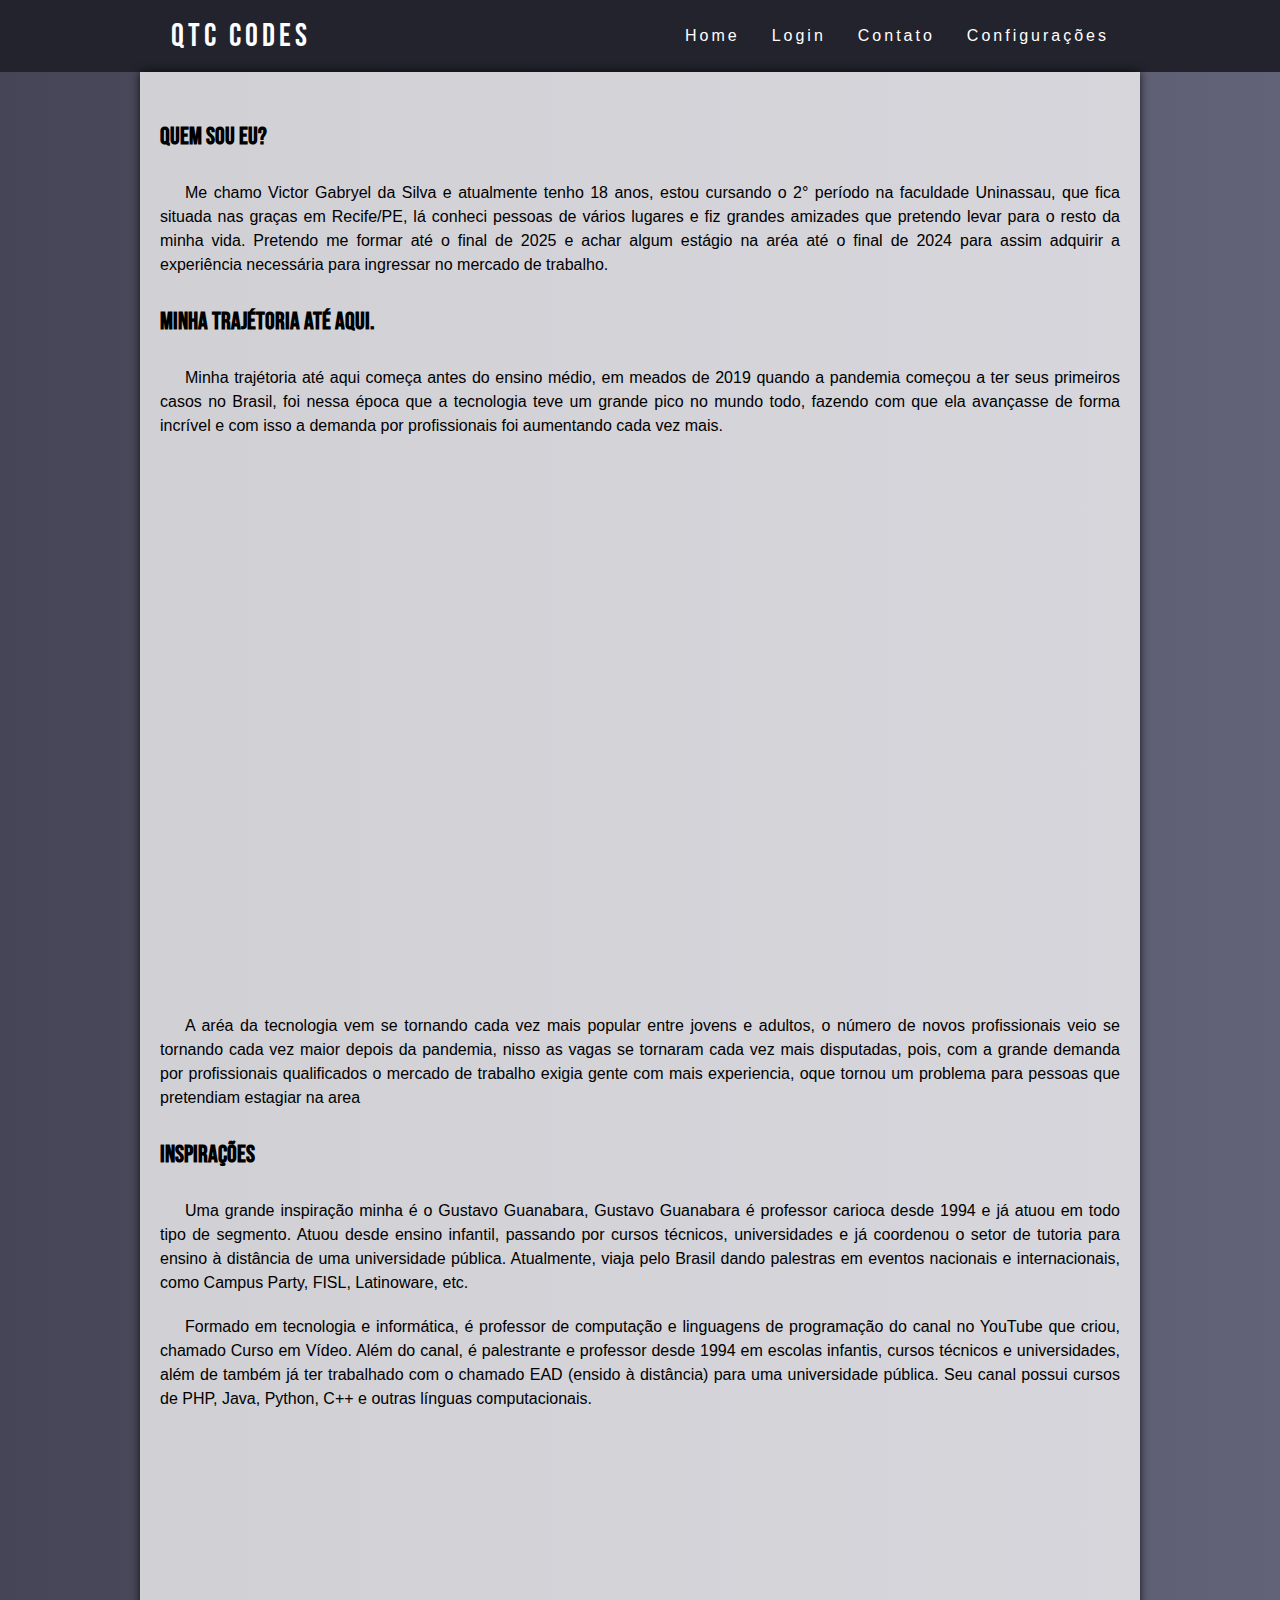
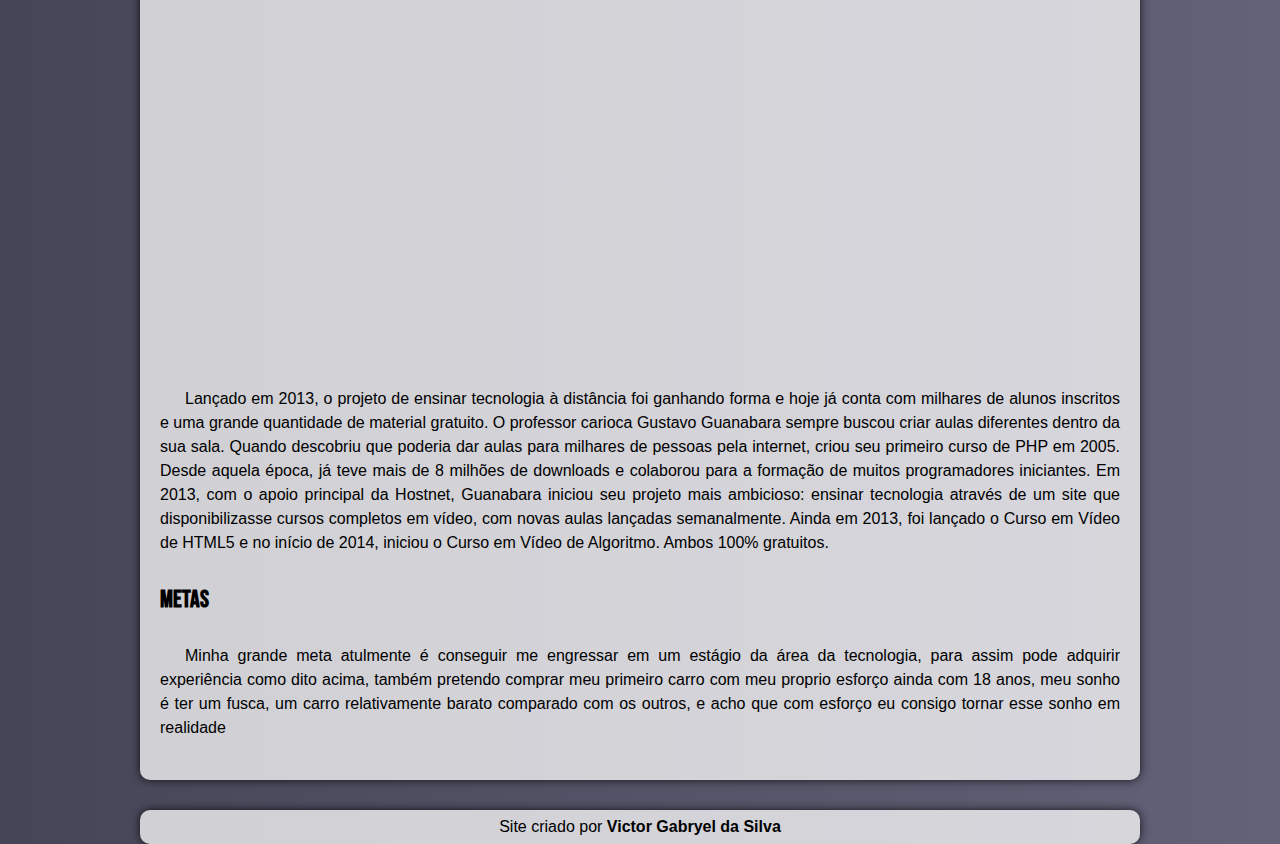
<file: index.html>
<!DOCTYPE html>
<html lang="pt-br">
<head>
    <meta charset="UTF-8">
    <meta name="viewport" content="width=device-width, initial-scale=1.0">
    <link rel="shortcut icon" href="../favicons/qtc.ico" type="qtc">
    <link rel="stylesheet" href="estilos/style.css">
    <title>index</title>
</head>

<!--Corpo-->
<body>

    <!--Cabeçalho-->
 
    <header>
      <nav>

        <a class="logo" href="/">QTC CODES</a>

        <div class="mobile-menu">
          <div class="line1"></div>
          <div class="line2"></div>
          <div class="line3"></div>
        </div>

        <ul class="nav-list">

          <!--Home-->
          <li class="dropdown-hom">
            <a href="#">Home</a>
          </li>

          <!--Login-->
          <li class="dropdown-log">
            <a href="#">Login</a>
            <div class="dropdown-log">
              <ul>
                <li><a href="html/teladelogin.html">Entrar</a></li>
                <li><a href="html/telacadastro.html">Cadastro</a></li>
              </ul>
            </div>

          </li>

          <!--Contatos-->
          <li class="dropdown-cont">
            <a href="https://github.com/victor-gabryel" target="_blank">Contato</a>
          </li>

          <!--Configurações-->
          <li class="dropdown-conf">
            <a href="#">Configurações</a>
            <div class="dropdown-conf">
              <ul>

                <li><a href="html/telainformacao.html">Informações</a></li>

                <li>
                  <div id="modos">
                    <input type="radio" name="gender" id="" checked onclick="modolight()">
                    <label for="none">Modo Light</label>

                    <input type="radio" name="gender" id="" onclick="mododark()">
                    <label for="none">Modo Dark</label>
                  </div>
                </li>

              </ul>
            </div>
          </li>

          <!--Desenvolvedores-->
          <li class="dropdown-des">
            <a href="html/telainformacao.html">Informações</a>
          </li>

        </ul>

      </nav>
    </header>


    <!--Principal-->
    <div class="divmain" id="divmain">

      <h2>Quem sou eu?</h2>

      <p>Me chamo Victor Gabryel da Silva e atualmente tenho 18 anos, estou cursando o 2° período na faculdade Uninassau, que fica situada nas graças em Recife/PE, lá conheci pessoas de vários lugares e fiz grandes amizades que pretendo levar para o resto da minha vida. Pretendo me formar até o final de 2025 e achar algum estágio na aréa até o final de 2024 para assim adquirir a experiência necessária para ingressar no mercado de trabalho.</p>

      <h2>Minha trajétoria até aqui.</h2>

      <p>Minha trajétoria até aqui começa antes do ensino médio, em meados de 2019 quando a pandemia começou a ter seus primeiros casos no Brasil, foi nessa época que a tecnologia teve um grande pico no mundo todo, fazendo com que ela avançasse de forma incrível e com isso a demanda por profissionais foi aumentando cada vez mais.</p>

      <div id="video">
        <iframe width="560" height="315" src="https://www.youtube.com/embed/hMrmi4xH9n0?si=bxxbVb4JP6nG3mCU" title="YouTube video player" frameborder="0" allow="accelerometer; autoplay; clipboard-write; encrypted-media; gyroscope; picture-in-picture; web-share" referrerpolicy="strict-origin-when-cross-origin" allowfullscreen></iframe>
      </div>
        

      <p>A aréa da tecnologia vem se tornando cada vez mais popular entre jovens e adultos, o número de novos profissionais veio se tornando cada vez maior depois da pandemia, nisso as vagas se tornaram cada vez mais disputadas, pois, com a grande demanda por profissionais qualificados o mercado de trabalho exigia gente com mais experiencia, oque tornou um problema para pessoas que pretendiam estagiar na area</p>

      <h2>Inspirações</h2>

      <p>Uma grande inspiração minha é o Gustavo Guanabara, Gustavo Guanabara é professor carioca desde 1994 e já atuou em todo tipo de segmento. Atuou desde ensino infantil, passando por cursos técnicos, universidades e já coordenou o setor de tutoria para ensino à distância de uma universidade pública. Atualmente, viaja pelo Brasil dando palestras em eventos nacionais e internacionais, como Campus Party, FISL, Latinoware, etc.</p>

      <p>Formado em tecnologia e informática, é professor de computação e linguagens de programação do canal no YouTube que criou, chamado Curso em Vídeo. Além do canal, é palestrante e professor desde 1994 em escolas infantis, cursos técnicos e universidades, além de também já ter trabalhado com o chamado EAD (ensido à distância) para uma universidade pública. Seu canal possui cursos de PHP, Java, Python, C++ e outras línguas computacionais.</p>

      <div id="video">
        <iframe width="560" height="315" src="https://www.youtube.com/embed/TfsO0BGvGn0?si=55MTXoDEUgKvxjyM" title="YouTube video player" frameborder="0" allow="accelerometer; autoplay; clipboard-write; encrypted-media; gyroscope; picture-in-picture; web-share" referrerpolicy="strict-origin-when-cross-origin" allowfullscreen></iframe>
      </div>

      <p>Lançado em 2013, o projeto de ensinar tecnologia à distância foi ganhando forma e hoje já conta com milhares de alunos inscritos e uma grande quantidade de material gratuito. O professor carioca Gustavo Guanabara sempre buscou criar aulas diferentes dentro da sua sala. Quando descobriu que poderia dar aulas para milhares de pessoas pela internet, criou seu primeiro curso de PHP em 2005. Desde aquela época, já teve mais de 8 milhões de downloads e colaborou para a formação de muitos programadores iniciantes. Em 2013, com o apoio principal da Hostnet, Guanabara iniciou seu projeto mais ambicioso: ensinar tecnologia através de um site que disponibilizasse cursos completos em vídeo, com novas aulas lançadas semanalmente. Ainda em 2013, foi lançado o Curso em Vídeo de HTML5 e no início de 2014, iniciou o Curso em Vídeo de Algoritmo. Ambos 100% gratuitos.</p>

      <h2>Metas</h2>

      <p>Minha grande meta atulmente é conseguir me engressar em um estágio da área da tecnologia, para assim pode adquirir experiência como dito acima, também pretendo comprar meu primeiro carro com meu proprio esforço ainda com 18 anos, meu sonho é  ter um fusca, um carro relativamente barato comparado com os outros, e acho que com esforço eu consigo tornar esse sonho em realidade</p>

    </div>

    <!--Rodapé-->
    <footer>
      
      <p>Site criado por <a href="https://github.com/victor-gabryel" target="_blank">Victor Gabryel da Silva</a></p>

    </footer>

    <script src="java-script/script.js"></script>
    
</body>
</html>
</file>
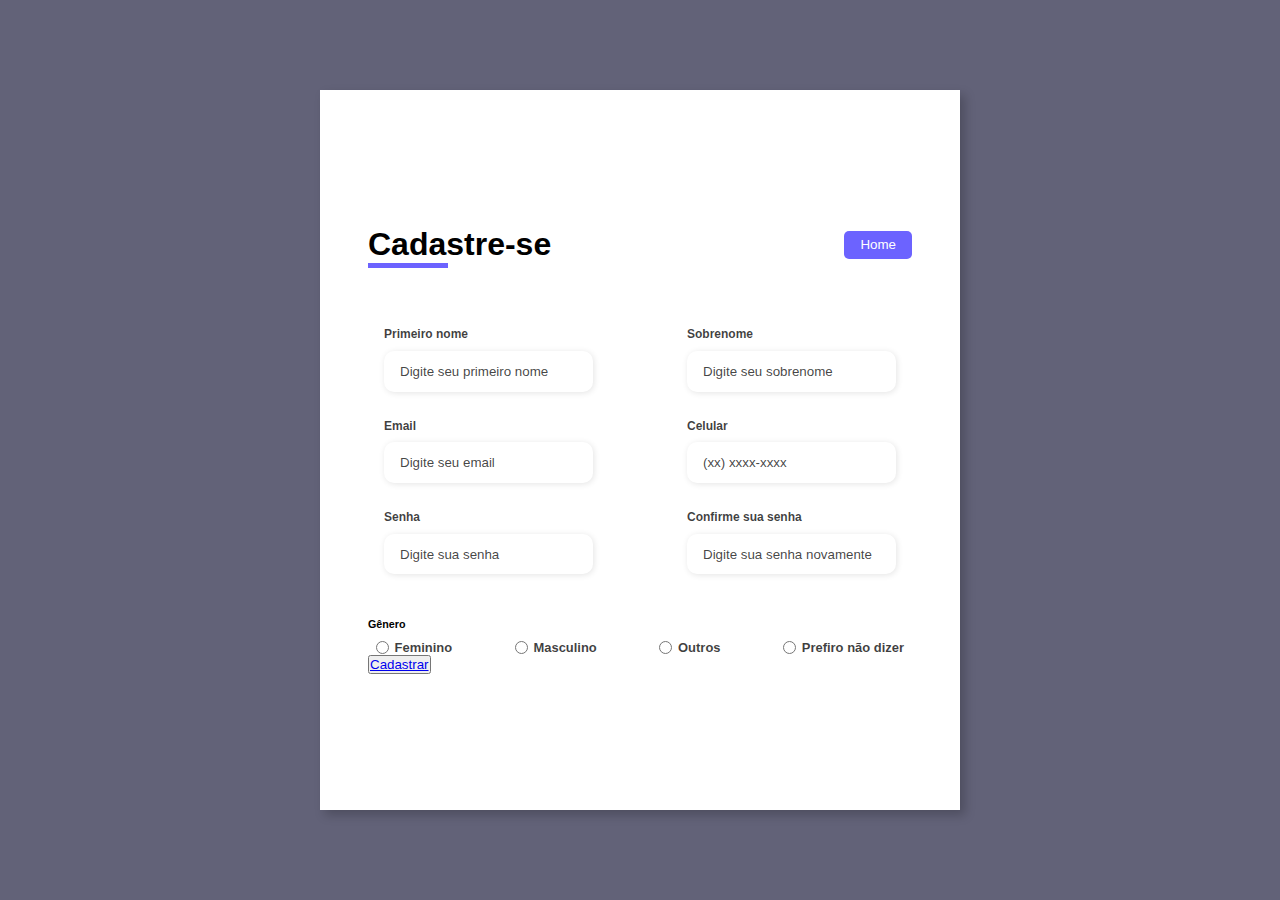
<file: html/telacadastro.html>
<!DOCTYPE html>
<html lang="pt-br">
<head>
    <meta charset="UTF-8">
    <meta name="viewport" content="width=device-width, initial-scale=1.0">
    <link rel="shortcut icon" href="../favicons/qtc.ico" type="qtc">
    <link rel="stylesheet" href="../estilos/telacadastro.css">
    <title>Tela de Cadastro</title>
</head>

<!--Corpo-->
<body>
    <div class="container">

        <!--Div-imagem-->
        <div class="form-image">
            <img src="../imagens/img_shopping.svg" alt="img">
        </div>

        <!--Div-cadastro-->
        <div class="form">

            <!--Form-->
            <form action="#">

                <!--Div-form -->
                <div class="form-header">
                    <!--Div-tittle -->
                    <div class="tittle">
                        <h1>Cadastre-se</h1>
                    </div>

                    <!--Div-login-->
                    <div class="login-button">
                        <button><a href="../index.html">Home</a></button>
                    </div>
                </div>

                <!--Div-input-group-->
                <div class="input-group">
                    <!--Nome-->
                    <div class="input-box">
                        <label for="firstname">Primeiro nome</label>
                        <input id="firstname" type="text" name="firstname" placeholder="Digite seu primeiro nome" required>
                    </div>

                    <!--Sobrenome-->
                    <div class="input-box">
                        <label for="lastname">Sobrenome</label>
                        <input id="lastname" type="text" name="lastname" placeholder="Digite seu sobrenome" required>
                    </div>

                    <!--Email-->
                    <div class="input-box">
                        <label for="email">Email</label>
                        <input id="email" type="email" name="email" placeholder="Digite seu email" required>
                    </div>

                    <!--Celular-->
                    <div class="input-box">
                        <label for="number">Celular</label>
                        <input id="number" type="tel" name="number" placeholder="(xx) xxxx-xxxx" required>
                    </div>

                    <!--Senha-->
                    <div class="input-box">
                        <label for="password">Senha</label>
                        <input id="password" type="password" name="password" placeholder="Digite sua senha" required>
                    </div>

                    <!--  -->
                    <div class="input-box">
                        <label for="confirmpassword">Confirme sua senha</label>
                        <input id="confirmpassword" type="password" name="confirmpassword" placeholder="Digite sua senha novamente" required>
                    </div>
                </div>

                <!--gender-inputs-->
                <div class="gender-inputs">
                    <div class="gender-tittle">
                        <h6>Gênero</h6>
                    </div>

                    <div class="gender-group">

                        <!--Female-->
                        <div class="gender-input">
                            <input type="radio" id="female" name="gender">
                            <label for="female">Feminino</label>
                        </div>

                        <!--Masculino-->
                        <div class="gender-input">
                            <input type="radio" id="male" name="gender">
                            <label for="male">Masculino</label>
                        </div>

                        <!--Outros-->
                        <div class="gender-input">
                            <input type="radio" id="others" name="gender">
                            <label for="others">Outros</label>
                        </div>

                        <!--Prefiro não dizer-->
                        <div class="gender-input">
                            <input type="radio" id="none" name="gender">
                            <label for="none">Prefiro não dizer</label>
                        </div>
                    </div>
                </div>

                <div class="cadastrar-button">
                    <button onclick="cadastrar()"><a href="#">Cadastrar</a></button>
                </div>

            </form>
        </div>
    </div>

    <script src="../java-script/script.js"></script>

</body>
</html>
</file>
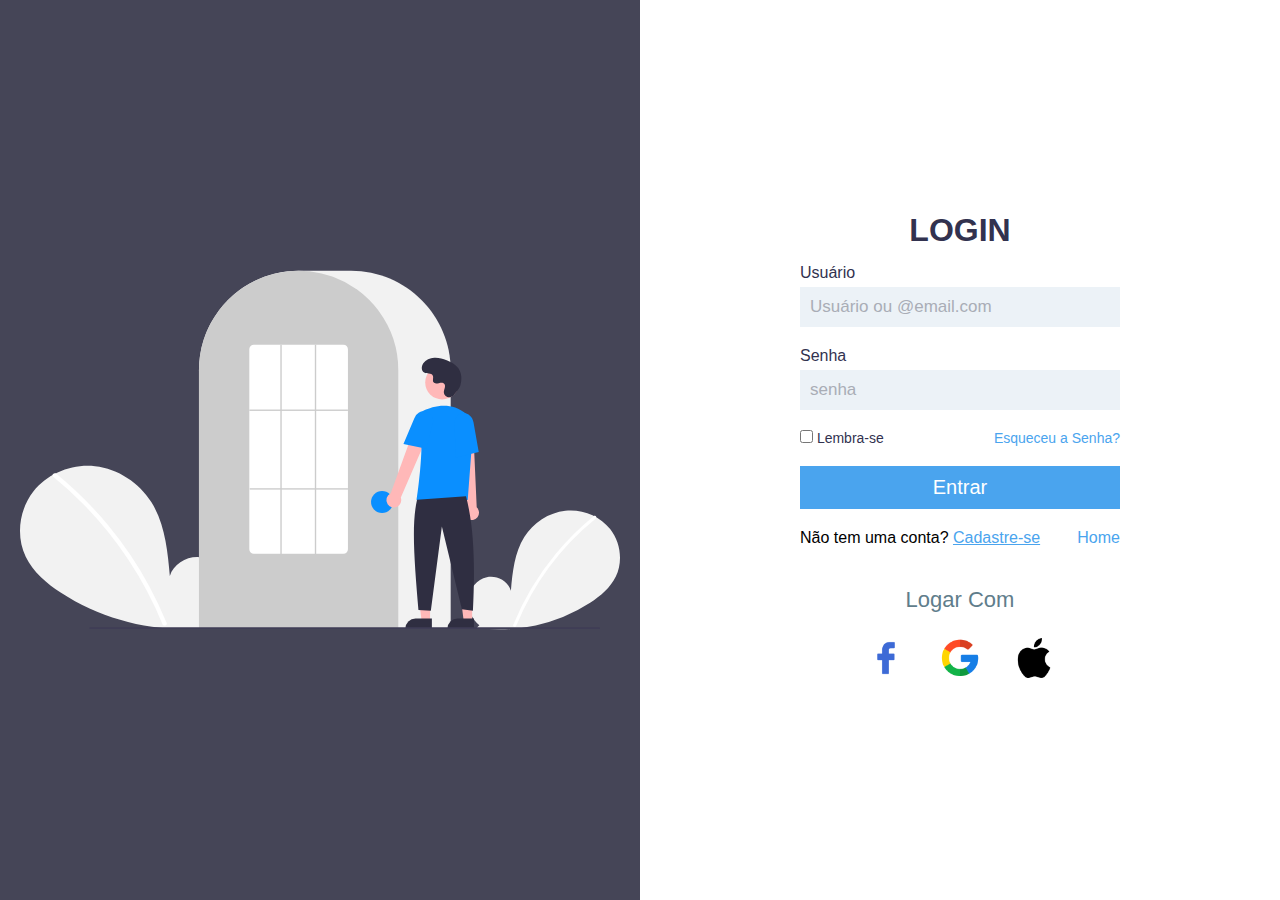
<file: html/teladelogin.html>
<!DOCTYPE html>
<html lang="en">
<head>
    <meta charset="UTF-8">
    <meta name="viewport" content="width=device-width, initial-scale=1.0">
    <link rel="shortcut icon" href="../favicons/qtc.ico" type="qtc">
    <link rel="stylesheet" href="../estilos/teladelogin.css">
    <title>Entrar</title>
</head>
<body>
    
    <div class="container-login">

        <!--imagem-->
        <div class="img-box">
            <img src="../imagens/login.svg">
        </div>

        <div class="content-box">
            <div class="form-box">
                <h2>Login</h2>
                <form>

                    <!--LET EMAIL-->
                    <div class="input-box">
                        <span>Usuário</span>
                        <input type="email" name="email" id="email" placeholder="Usuário ou @email.com">
                    </div>

                    <!--LET SENHA-->
                    <div class="input-box">
                        <span>Senha</span>
                        <input type="password" name="passaword" id="senha" placeholder="senha">
                    </div>

                    <div class="remember">
                        <label>
                            <input type="checkbox" name="" id=""> Lembra-se
                        </label>
                        <a href="#">Esqueceu a Senha?</a>
                    </div>

                    <!--FUNCTION ENTRAR-->
                    <div class="input-box">
                        <input type="submit" value="Entrar" onclick="entrar()">
                    </div>

                    <div class="input-box" id="home">
                        <p>Não tem uma conta? <a href="telacadastro.html">Cadastre-se</a></p>

                        <a href="../index.html" id="home">Home</a>
                    </div>

                    <h3>Logar Com</h3>
                    <ul class="ul">
                        <li><img src="../imagens/facebook.png"></li>
                        <li><img src="../imagens/google.png"></li>
                        <li><img src="../imagens/apple.png"></li>
                    </ul>

                </form>
            </div>
        </div>

    </div>

    <script src="../java-script/script.js"></script>

</body>
</html>
</file>
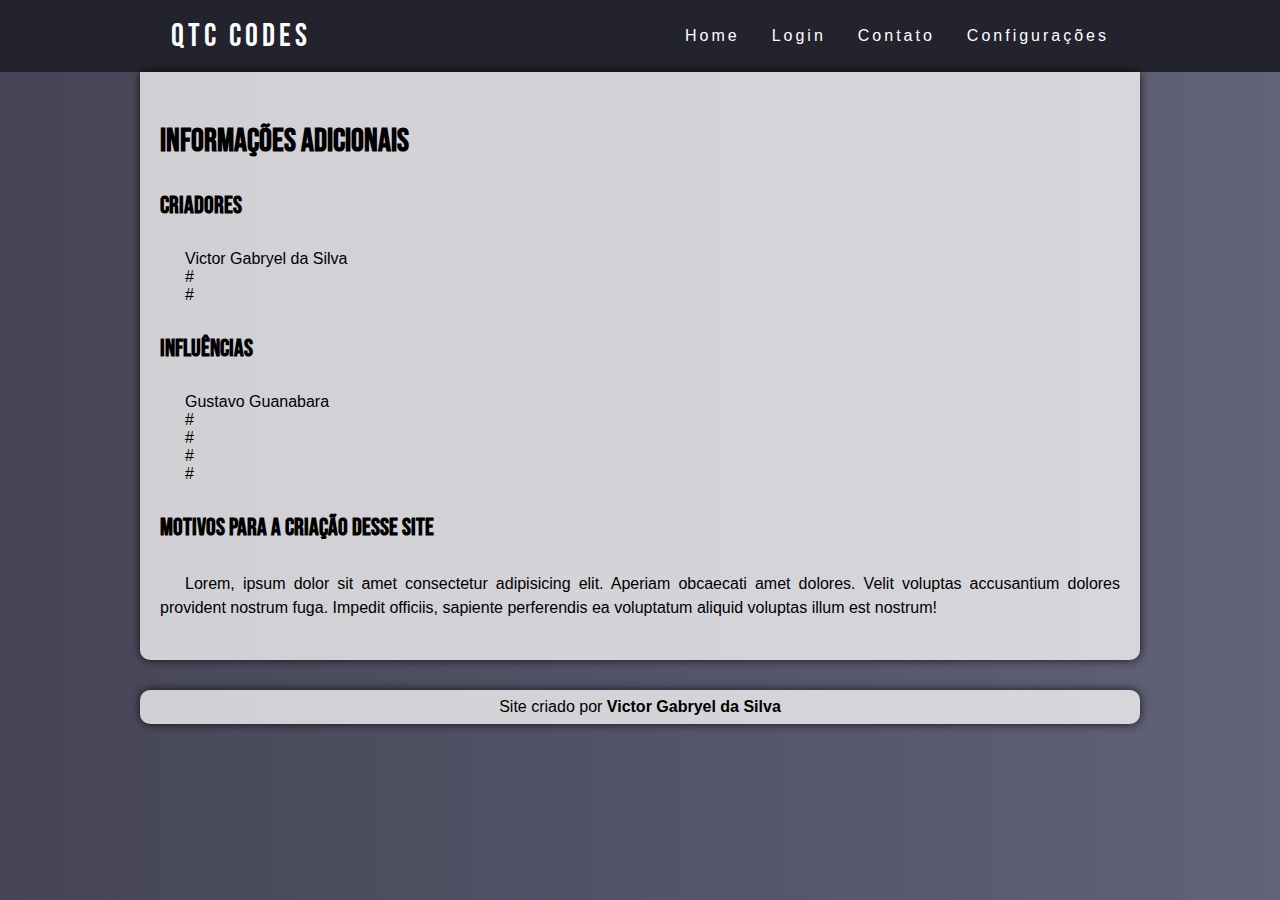
<file: html/telainformacao.html>
<!DOCTYPE html>
<html lang="en">
<head>
    <meta charset="UTF-8">
    <meta name="viewport" content="width=device-width, initial-scale=1.0">
    <link rel="shortcut icon" href="../favicons/qtc.ico" type="qtc">
    <link rel="stylesheet" href="../estilos/telainformacao.css">
    <title>Tela de Informações</title>
</head>

    <!--Corpo-->
<body>

    <!--Cabeçalho-->
 
    <header>
      <nav>

        <a class="logo" href="/">QTC CODES</a>

        <div class="mobile-menu">
          <div class="line1"></div>
          <div class="line2"></div>
          <div class="line3"></div>
        </div>

        <ul class="nav-list">

          <!--Home-->
          <li class="dropdown-hom">
            <a href="../index.html">Home</a>
          </li>

          <!--Login-->
          <li class="dropdown-log">
            <a href="#">Login</a>
            <div class="dropdown-log">
              <ul>
                <li><a href="html/teladelogin.html">Entrar</a></li>
                <li><a href="html/telacadastro.html">Cadastro</a></li>
              </ul>
            </div>

          </li>

          <!--Contatos-->
          <li class="dropdown-cont">
            <a href="https://github.com/victor-gabryel" target="_blank">Contato</a>
          </li>

          <!--Configurações-->
          <li class="dropdown-conf">
            <a href="#">Configurações</a>
            <div class="dropdown-conf">
              <ul>

                <li><a href="html/telainformacao.html">Informações</a></li>

                <li>
                  <div id="modos">
                    <input type="radio" name="gender" id="" checked onclick="modolight()">
                    <label for="none">Mode Usual</label>

                    <input type="radio" name="gender" id="" onclick="mododark()">
                    <label for="none">Mode Dark_</label>
                  </div>
                </li>

              </ul>
            </div>
          </li>

          <!--Desenvolvedores-->
          <li class="dropdown-des">
            <a href="html/telainformacao.html">Informações</a>
          </li>

        </ul>

      </nav>
    </header>

    <!--Principal-->
    <div class="divmain" id="divmain">

        <h1>Informações Adicionais</h1>

        <h2>Criadores</h2>

        <ul>

            <li>Victor Gabryel da Silva</li>
            <li>#</li>
            <li>#</li>

        </ul>

        <h2>Influências</h2>
        
        <ul>

            <li>Gustavo Guanabara</li>
            <li>#</li>
            <li>#</li>
            <li>#</li>
            <li>#</li>

        </ul>

        <h2>Motivos para a Criação desse site</h2>

        <p>Lorem, ipsum dolor sit amet consectetur adipisicing elit. Aperiam obcaecati amet dolores. Velit voluptas accusantium dolores provident nostrum fuga. Impedit officiis, sapiente perferendis ea voluptatum aliquid voluptas illum est nostrum!</p>

    </div>

    <!--Rodapé-->
    <footer>
      
        <p>Site criado por <a href="https://github.com/victor-gabryel" target="_blank">Victor Gabryel da Silva</a></p>
  
    </footer>

    <script src="../java-script/script.js"></script>
    
</body>
</html>
</file>
<file: estilos/style.css>
@charset "UTF-8";

/*Configurações Gerais*/
* {
    margin: 0px;
    padding: 0px;
    box-sizing: border-box;
    font-family: var(--fonte-padrao);
 }

/*Fontes Externas*/
@font-face {
  font-family: 'Bebas';
  src: url('../fontes/BebasNeue-Regular.ttf') format('truetype');
  font-weight: normal;
  font-style: normal;
}

@font-face {
  font-family: "Tiny";
  src: url('../fontes/Tiny5-Regular.ttf') format('truetype');
  font-weight: normal;
  font-style: normal;
}


/*Raiz*/
:root{

  --cor1:#626278;
  --cor2:#454557;
  --cor3:#23232E;
  --cor4:#19192C;
  --cor5:#0F0F24;  

  --fonte-padrao: Arial, Helvetica, sans-serif;
  --fonte-bebas: 'Bebas';
  --fonte-tiny: 'Tiny';
}

/*Corpo*/
body {
  background: linear-gradient(to left, var(--cor1), var(--cor2));
}

/*Cabeçalho*/

/*Mobile-Menu*/

li.dropdown-des {
  display: none;
}

a {
    color: #fff;
    text-decoration: none;
    transition: 0.3s;
}
  
a:hover {
  opacity: 0.7;
}
  
.logo {
  font-size: 32px;
  text-transform: uppercase;
  letter-spacing: 4px;
  font-family: var(--fonte-bebas);
}
  
nav {
  display: flex;
  justify-content: space-around;
  align-items: center;
  background: var(--cor3);
  height: 8vh;
}
  
main {
  background: url("bg.jpg") no-repeat center center;
  background-size: cover;
  height: 92vh;
}
  
.nav-list {
  list-style: none;
  display: flex;
}
  
.nav-list li {
  letter-spacing: 3px;
  margin-left: 32px;
}
  
.mobile-menu {
  display: none;
  cursor: pointer;
}
  
.mobile-menu div {
  width: 32px;
  height: 2px;
  background: #fff;
  margin: 8px;
  transition: 0.3s;
}
  
@media (max-width: 900px) {

  li.dropdown-des {
      display: block;
  }
    
  div.dropdown-log {
    position: absolute;
    top: 239%;
    left: -32%;
    transform: translate(0%, -50%);
  }

  body {
    overflow-x: hidden;
  }

  .nav-list {
    position: absolute;
    top: 8vh;
    right: 0;
    width: 50vw;
    height: 92vh;
    background: var(--cor3);
    flex-direction: column;
    align-items: center;
    justify-content: space-around;
    transform: translateX(100%);
    transition: transform 0.3s ease-in;
  }

  .nav-list li {
      margin-left: 0;
      opacity: 0;
  }

  .mobile-menu {
    display: block;
  }
}
  
  .nav-list.active {
    transform: translateX(0);
  }
  
@keyframes navLinkFade {
  from {
    opacity: 0;
    transform: translateX(50px);
  }
  to {
    opacity: 1;
    transform: translateX(0);
  }
}
  
.mobile-menu.active .line1 {
  transform: rotate(-45deg) translate(-8px, 8px);
}
  
.mobile-menu.active .line2 {
  opacity: 0;
}
  
.mobile-menu.active .line3 {
  transform: rotate(45deg) translate(-5px, -7px);
} 

  
/* PC-Menu*/
/*dropdown-log*/
div.dropdown-log {
  position: absolute;
  width: 0px;
  display: none;
}

li.dropdown-log:hover div.dropdown-log{
  display: block; 
  cursor: pointer; 
}

div.dropdown-log li {
  position: relative;
  text-align: center;
  list-style: none;
  width: 90px;
  display: block;
  transform: translate(-55%, 5%);
  background-color: var(--cor3);
  box-shadow:  0 0 0px black;
  padding-bottom: 2px;
}

div.dropdown-log li:hover{
  background-color: var(--cor2);
}

  div.dropdown-log li a {
    display: block;
    color: #fff;
    padding: 2px 0px 2px 0px ;
  }


/*dropdown-conf*/
div.dropdown-conf {
  position: absolute;
  width: 0px;
  display: none;
}

li.dropdown-conf:hover div.dropdown-conf{
  display: block; 
  cursor: pointer; 
}

div.dropdown-conf li {
  position: relative;
  text-align: center;
  list-style: none;
  width: 140px;
  display: block;
  transform: translate(-23%, 5%);
  background-color: var(--cor3);
  box-shadow:  0 0 0px black;
  padding-bottom: 2px;
}

div.dropdown-conf li:hover{
  background-color: var(--cor2);
}

div.dropdown-conf li a {
  display: block;
  color: #fff;
  padding: 2px 0px 2px 0px;
}

div.dropdown-conf li div#modos {
  margin: 0;
  color: #fff;
  padding: 2px 0px 2px 0px;
}

/*Principal*/

div.divmain {
  min-width: 300px;
  max-width: 1000px;
  margin: auto;
  margin-bottom: 30px;
  padding: 20px;
  background-color: #ffffffbe;
  box-shadow: 0px 0px 10px rgba(0, 0, 0, 0.775);
  border-bottom-left-radius: 10px;
  border-bottom-right-radius: 10px;
}

div.divmain h1 {

}

div.divmain h2 {
  font-family: var(--fonte-bebas);
  text-transform: uppercase;
  margin: 30px 0px 30px 0px;
  text-decoration: none;
}

div.divmain p {
  margin: 20px 0px 20px 0px;
  text-align: justify;
  text-indent: 25px;
  font-size: 1em;
  line-height: 1.5em;
}

div.divmain a {
  color: black;
  border-radius: 5px;
  text-decoration: none;
  transition-duration: 0.5s;
}

div.divmain a:hover {
  background-color: var(--cor);
  color: var(--cor3);
}

img#fotoperfil {
  width: 200px;
}

div.divmain div#video {
  margin: -20px -20px -20px -0px;
  padding-bottom: 60%; 
  padding-top: -60%;
  position: relative;
}

div.divmain div#video > iframe {
  position: absolute;
  top: 5%;
  left: 5%;
  width: 90%;
  height: 90%;
}

/*Rodapé*/
footer {
  box-shadow: 0px 0px 10px rgba(0, 0, 0, 0.775);
  border-radius: 10px;
  margin: auto;
  max-width: 1000px;
  min-width: 300px;
  background-color: #ffffffbe;
  color: black;
  text-align: center;
  font-size: 1em;
  padding: 8px;
}

footer a {
  color: black;
  font-weight: bold;
  text-decoration: none;
}
</file>
<file: estilos/telacadastro.css>
@charset "UTF-8";

/*Configurações Gerais*/
* {
    margin: 0px;
    padding: 0px;
    box-sizing: border-box;
    font-family: var(--fonte-padrao);
 }

/*Fontes Externas*/
@font-face {
  font-family: 'Bebas';
  src: url('../fontes/BebasNeue-Regular.ttf') format('truetype');
  font-weight: normal;
  font-style: normal;
}

@font-face {
  font-family: "Tiny";
  src: url('../fontes/Tiny5-Regular.ttf') format('truetype');
  font-weight: normal;
  font-style: normal;
}


/*Raiz*/
:root {
    --cor1:#626278;
    --cor2:#454557;
    --cor3:#23232E;
    --cor4:#19192C;
    --cor5:#0F0F24;  

    --fonte-padrao: Arial, Helvetica, sans-serif;
    --fonte-bebas: 'Bebas';
    --fonte-tiny: 'Tiny';
}


/*Corpo*/
body{
    width: 100%;
    height: 100vh;
    display: flex;
    justify-content: center;
    align-items: center;
    background: var(--cor1);
}

/*DIV-CONTAINER*/
.container{
    width: 80%;
    height: 80vh;
    display: flex;
    box-shadow: 5px 5px 10px rgba(0, 0, 0, .212);
}

/*IMAGEM*/
.form-image {
    width: 50%;
    display: flex;
    justify-content: center;
    align-items: center;
    background-color: #fde3a7d7;
    padding: 1rem;
}

.form-image img {
    width: 31rem;
}

/*FORM*/
.form {
    width: 50%;
    display: flex;
    justify-content: center;
    align-items: center;
    flex-direction: column;
    background-color: #fff;
    padding: 3rem;
}

.form-header {
    margin-bottom: 3rem;
    display: flex;
    justify-content: space-between;
}

/*Longin-Button*/
.login-button {
    display: flex;
    align-items: center;
}

.login-button button {
    border: none;
    background-color: #6c63ff;
    padding: 0.4rem 1rem;
    border-radius: 5px;
    cursor: pointer;
}

.login-button button:hover {
    background-color: var(--cor2);
}

.login-button button a {
    text-decoration: none;
    font-weight: 500;
    color: #fff;
}

/*form-header*/
.form-header h1::after {
    content: '';
    display: block;
    width: 5rem;
    height: 0.3rem;
    background-color: #6c63ff;
    margin: 0 auto;
    position: absolute;
}

/*input-group*/
.input-group{
    display: flex;
    flex-wrap: wrap;
    justify-content: space-between;
    padding: 1rem;
}

.input-box {
    display: flex;
    flex-direction: column;
    margin-bottom: 1.1rem;
}

.input-box input {
    margin: 0.6rem 0;
    padding: 0.8rem 1rem;
    border: none;
    border-radius: 10px;
    box-shadow: 1px 1px 6px #0000001c;
}

.input-box input:hover {
    background-color: #eeeeee75;
}

.input-box input:focus-visible {
    outline: 1px solid #6c63ff;
}

.input-box label,
.gender-title h6 {
    font-size: 0.75rem;
    font-weight: 600;
    color: #000000c0;
}

.input-box input::placeholder {
    color: #000000be;
}

/*gender-group*/
.gender-group {
    display: flex;
    justify-content: space-between;
    margin-top: 0.62rem;
    padding: 0 0.5rem;
}

.gender-input {
    display: flex;
    align-items: center;
}

.gender-input input {
    margin-right:  0.35rem;
}

.gender-input label {
    font-size: 0.81rem;
    font-weight: 600;
    color: #000000c0;
}

/*continue-button*/
.continue-button button {
    width: 100%;
    margin-top: 2.5rem;
    border: none;
    background-color: #6c63ff;
    padding: 0.62rem;
    border-radius: 5px;
    cursor: pointer;
}

.continue-button button:hover {
    background-color: #6b63fff1;
}

.continue-button button a {
    text-decoration: none;
    font-size: 0.93rem;
    font-weight: 500;
    color: #fff;
}

@media screen and (max-width: 1330px) {

    .form-image {
        display: none;
    }

    .container {
        width: 50%;
    }

    .form {
        width: 100%;
    }
}

@media screen and (max-width: 1064px) {
    
    .container {
        width: 90%;
        height: auto;
    }

    .input-group {
        flex-direction: column;
        overflow-y: scroll;
        flex-wrap: nowrap;
        max-height: 10rem;
        padding-right: 5rem;
    }

    .gender-inputs {
        margin-top: 2rem;
    }

    .gender-group {
        flex-direction: column;
    }

    .gender-input {
        margin-top: 0.5rem;
    }

}
</file>
<file: estilos/teladelogin.css>
@charset "UTF-8";

/*Configurações Gerais*/
* {
    margin: 0px;
    padding: 0px;
    box-sizing: border-box;
    font-family: var(--fonte-padrao);
 }

/*Fontes Externas*/
@font-face {
  font-family: 'Bebas';
  src: url('../fontes/BebasNeue-Regular.ttf') format('truetype');
  font-weight: normal;
  font-style: normal;
}

@font-face {
  font-family: "Tiny";
  src: url('../fontes/Tiny5-Regular.ttf') format('truetype');
  font-weight: normal;
  font-style: normal;
}


/*Raiz*/
:root {

  --cor1:#626278;
  --cor2:#454557;
  --cor3:#23232E;
  --cor4:#19192C;
  --cor5:#0F0F24;  

  --fonte-padrao: Arial, Helvetica, sans-serif;
  --fonte-bebas: 'Bebas';
  --fonte-tiny: 'Tiny';
}

.container-login {
    position: relative;
    width: 100%;
    height: 100vh;
    display: flex;
}

.img-box {
    width: 50%;
    height: 100%;
    background-color: var(--cor2);
    padding: 20px;
}

.img-box img {
    width: 100%;
    height: 100%;
}

.content-box {
    display: flex;
    justify-content: center;
    align-items: center;
    width: 50%;
    height: 100%;
}

.content-box .form-box {
    width: 50%;
}

.content-box .form-box .ul {
    display: flex;
    align-items: center;
    justify-content: center;
}

.content-box .form-box .ul li {
    list-style: none;
    width: 60px;
    height: 60px;
    display: flex;
    justify-content: center;
    align-items: center;
    border-radius: 50%;     
    margin: 0 7px;
    cursor: pointer;
    transition: 0.3s;
}

.content-box .form-box .ul li:hover {
    background-color: #e4e4e4;
}

.form-box .ul li img {
    width: 40px;
}

.content-box .form-box h2 {
    color: #32324f;
    font-weight: 600;
    font-size: 2em;
    text-transform: uppercase;
    margin-bottom: 15px;
    text-align: center;   
}

.content-box .form-box .input-box {
    margin-bottom: 20px;
}

.content-box .form-box .input-box input {
    width: 100%;
    padding: 10px;
    outline: none;
    font-weight: 400;
    border: none;
    font-size: 17px;
    color: #32324f;
    background-color: #ecf2f7;
}

.content-box .form-box .input-box span {
    font-size: 16px;
    margin-bottom: 5px;
    display: inline-block;
    color: #32324f;
    font-weight: 400;
}

.content-box .form-box .input-box input::placeholder {
    color: #a9adb6;
}

.content-box .form-box .input-box input[type=submit] {
    background: #4aa4ee;
    color: #fff;
    outline: none;
    border: none;
    font-weight: 500;
    cursor: pointer;
    font-size: 20px;
    transition: 0.3s;
}

.content-box .form-box .input-box input[type=submit]:hover {
    background-color: var(--cor1);
}

.content-box .form-box .remember {
    margin-bottom: 20px;
    color: #32324f;
    font-weight: 400;
    font-size: 14px;
    cursor: pointer;
    display: flex;
    justify-content: space-between;
}

.content-box .form-box .remember a {
    text-decoration: none;
    color: #4aa4ee;
}

.content-box .form-box .remember a:hover {
    color: var(--cor1);
}

.content-box .form-box .input-box p a {
    color: #4aa4ee;
}

.content-box .form-box .input-box p a:hover {
    color: var(--cor1);
}

.input-box a#home {
    border-radius: 8px;
    text-decoration: none;
    color: #4aa4ee;
}

.input-box#home {
    display: flex;
    justify-content: space-between;
}

.input-box a#home:hover {
    color: var(--cor1);
}

.content-box .form-box h3 {
    color: #607d8b;
    text-decoration: none;
    margin: 40px 0 15px;
    font-weight: 500;
    text-align: center;
    font-size: 22px;
}

@media (max-width:868px) {
    .container-login .img-box {
        display: none;
    }

    .container-login .content-box {
        width: 100%;
    }

    .container-login .content-box .form-box {
        width: 100%;
        padding: 40px;
        background: white;
        margin: 50px;
    }

    .container-login .content-box .form-box h3 {
        margin: 30px 0 10px;
    }
}

@media (max-width:450px) {
    .container-login .content-box .form-box .remember {
        flex-wrap: wrap;
    }

    .container-login .content-box .form-box .remember a {
        margin-top: 20px;
    }
}
</file>
<file: estilos/telainformacao.css>
@charset "UTF-8";

/*Configurações Gerais*/
* {
    margin: 0px;
    padding: 0px;
    box-sizing: border-box;
    font-family: var(--fonte-padrao);
 }

/*Fontes Externas*/
@font-face {
  font-family: 'Bebas';
  src: url('../fontes/BebasNeue-Regular.ttf') format('truetype');
  font-weight: normal;
  font-style: normal;
}

@font-face {
  font-family: "Tiny";
  src: url('../fontes/Tiny5-Regular.ttf') format('truetype');
  font-weight: normal;
  font-style: normal;
}


/*Raiz*/
:root{

  --cor1:#626278;
  --cor2:#454557;
  --cor3:#23232E;
  --cor4:#19192C;
  --cor5:#0F0F24;  

  --fonte-padrao: Arial, Helvetica, sans-serif;
  --fonte-bebas: 'Bebas';
  --fonte-tiny: 'Tiny';
}

/*Corpo*/
body {
    background: linear-gradient(to left, var(--cor1), var(--cor2));
  }
  
  /*Cabeçalho*/
  
  /*Mobile-Menu*/
  
  li.dropdown-des {
    display: none;
  }
  
  a {
      color: #fff;
      text-decoration: none;
      transition: 0.3s;
  }
    
  a:hover {
    opacity: 0.7;
  }
    
  .logo {
    font-size: 32px;
    text-transform: uppercase;
    letter-spacing: 4px;
    font-family: var(--fonte-bebas);
  }
    
  nav {
    display: flex;
    justify-content: space-around;
    align-items: center;
    background: var(--cor3);
    height: 8vh;
  }
    
  main {
    background: url("bg.jpg") no-repeat center center;
    background-size: cover;
    height: 92vh;
  }
    
  .nav-list {
    list-style: none;
    display: flex;
  }
    
  .nav-list li {
    letter-spacing: 3px;
    margin-left: 32px;
  }
    
  .mobile-menu {
    display: none;
    cursor: pointer;
  }
    
  .mobile-menu div {
    width: 32px;
    height: 2px;
    background: #fff;
    margin: 8px;
    transition: 0.3s;
  }
    
  @media (max-width: 900px) {
  
    li.dropdown-des {
        display: block;
    }
      
    div.dropdown-log {
      position: absolute;
      top: 239%;
      left: -32%;
      transform: translate(0%, -50%);
    }
  
    body {
      overflow-x: hidden;
    }
  
    .nav-list {
      position: absolute;
      top: 8vh;
      right: 0;
      width: 50vw;
      height: 92vh;
      background: var(--cor3);
      flex-direction: column;
      align-items: center;
      justify-content: space-around;
      transform: translateX(100%);
      transition: transform 0.3s ease-in;
    }
  
    .nav-list li {
        margin-left: 0;
        opacity: 0;
    }
  
    .mobile-menu {
      display: block;
    }
  }
    
    .nav-list.active {
      transform: translateX(0);
    }
    
  @keyframes navLinkFade {
    from {
      opacity: 0;                               
      transform: translateX(50px);
    }
    to {
      opacity: 1;
      transform: translateX(0);
    }
  }
    
  .mobile-menu.active .line1 {
    transform: rotate(-45deg) translate(-8px, 8px);
  }
    
  .mobile-menu.active .line2 {
    opacity: 0;
  }
    
  .mobile-menu.active .line3 {
    transform: rotate(45deg) translate(-5px, -7px);
  } 
  
    
  /* PC-Menu*/
  /*dropdown-log*/
  div.dropdown-log {
    position: absolute;
    width: 0px;
    display: none;
  }
  
  li.dropdown-log:hover div.dropdown-log{
    display: block; 
    cursor: pointer; 
  }
  
  div.dropdown-log li {
    position: relative;
    text-align: center;
    list-style: none;
    width: 90px;
    display: block;
    transform: translate(-55%, 5%);
    background-color: var(--cor3);
    box-shadow:  0 0 0px black;
    padding-bottom: 2px;
  }
  
  div.dropdown-log li:hover{
    background-color: var(--cor2);
  }
  
    div.dropdown-log li a {
      display: block;
      color: #fff;
      padding: 2px 0px 2px 0px ;
    }
  
  
  /*dropdown-conf*/
  div.dropdown-conf {
    position: absolute;
    width: 0px;
    display: none;
  }
  
  li.dropdown-conf:hover div.dropdown-conf{
    display: block; 
    cursor: pointer; 
  }
  
  div.dropdown-conf li {
    position: relative;
    text-align: center;
    list-style: none;
    width: 140px;
    display: block;
    transform: translate(-23%, 5%);
    background-color: var(--cor3);
    box-shadow:  0 0 0px black;
    padding-bottom: 2px;
  }
  
  div.dropdown-conf li:hover{
    background-color: var(--cor2);
  }
  
  div.dropdown-conf li a {
    display: block;
    color: #fff;
    padding: 2px 0px 2px 0px;
  }
  
  div.dropdown-conf li div#modos {
    margin: 0;
    color: #fff;
    padding: 2px 0px 2px 0px;
  }

  /*Principal*/

div.divmain {
    min-width: 300px;
    max-width: 1000px;
    margin: auto;
    margin-bottom: 30px;
    padding: 20px;
    background-color: #ffffffbe;
    box-shadow: 0px 0px 10px rgba(0, 0, 0, 0.775);
    border-bottom-left-radius: 10px;
    border-bottom-right-radius: 10px;
  }
  
  div.divmain h1 {
    font-family: var(--fonte-bebas);
    text-transform: uppercase;
    margin: 30px 0px 30px 0px;
    text-decoration: none;
  }
  
  div.divmain h2 {
    font-family: var(--fonte-bebas);
    text-transform: uppercase;
    margin: 30px 0px 30px 0px;
    text-decoration: none;
  }
  
  div.divmain p {
    margin: 20px 0px 20px 0px;
    text-align: justify;
    text-indent: 25px;
    font-size: 1em;
    line-height: 1.5em;
  }
  
  div.divmain a {
    color: black;
    border-radius: 5px;
    text-decoration: none;
    transition-duration: 0.5s;
  }
  
  div.divmain a:hover {
    background-color: var(--cor);
    color: var(--cor3);
  }
   

  div.divmain ul {
    list-style: none;
    padding: 0px 0px 0px 25px;
  }

  div.divmain ul li {

  }
  
  /*Rodapé*/
  footer {
    box-shadow: 0px 0px 10px rgba(0, 0, 0, 0.775);
    border-radius: 10px;
    margin: auto;
    max-width: 1000px;
    min-width: 300px;
    background-color: #ffffffbe;
    color: black;
    text-align: center;
    font-size: 1em;
    padding: 8px;
  }
  
  footer a {
    color: black;
    font-weight: bold;
    text-decoration: none;
  }
</file>
